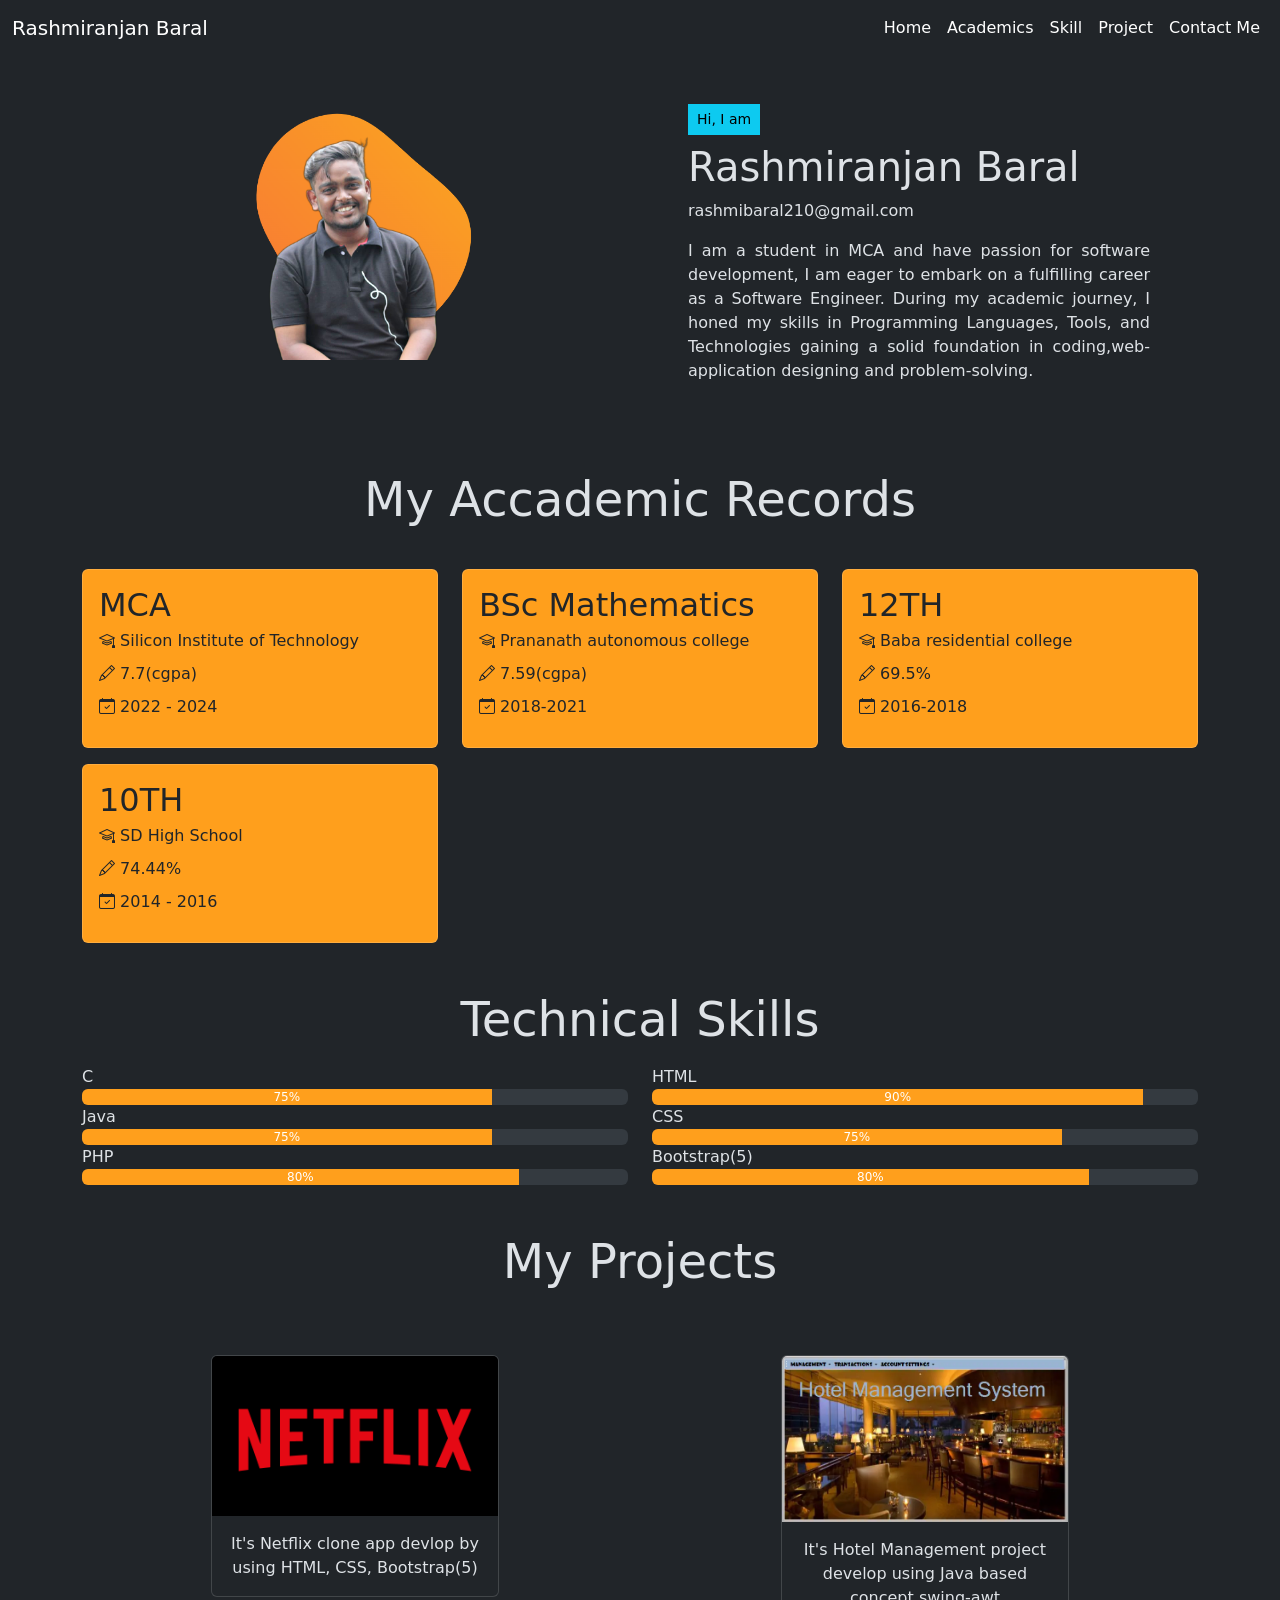
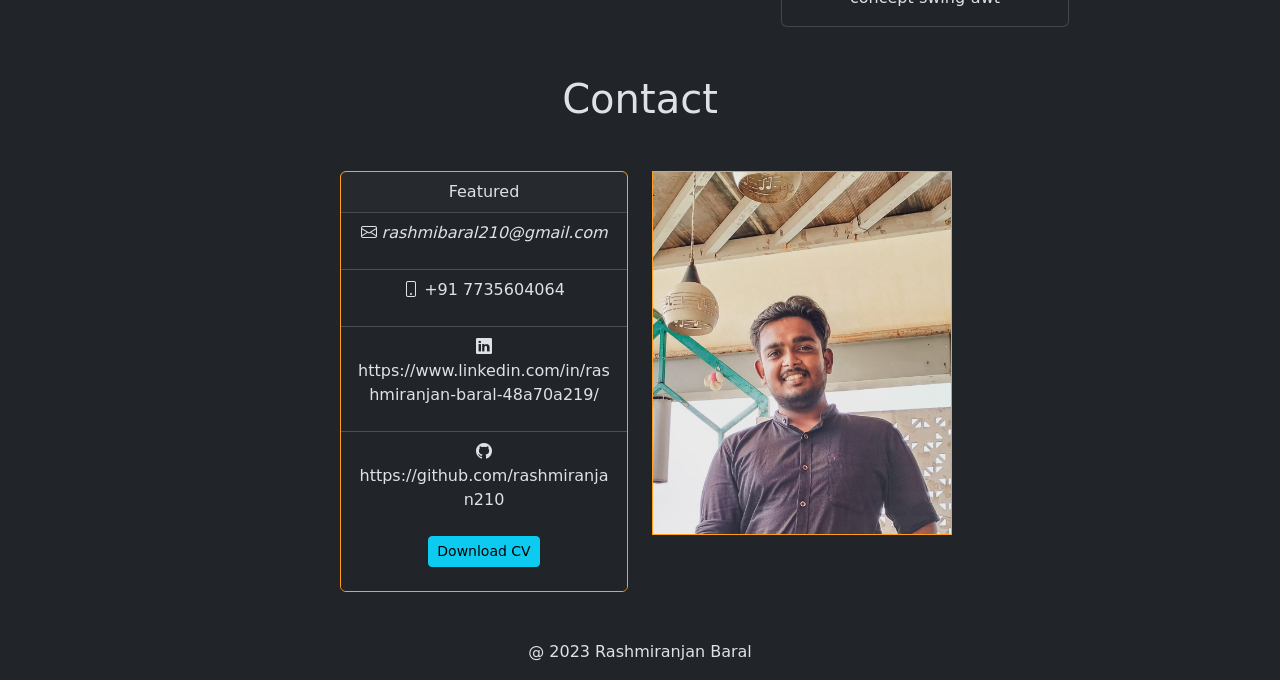
<file: portfolio-upload.html>
<!DOCTYPE html>
<html lang="en">
<head>
    <meta charset="UTF-8">
    <meta name="viewport" content="width=device-width, initial-scale=1.0">
    <title>22MMCB08 || Rashmiranjan Baral || 02</title>
    <link rel="stylesheet" href="https://cdn.jsdelivr.net/npm/bootstrap-icons@1.11.1/font/bootstrap-icons.css">
    <link href="https://cdn.jsdelivr.net/npm/bootstrap@5.3.2/dist/css/bootstrap.min.css" rel="stylesheet" integrity="sha384-T3c6CoIi6uLrA9TneNEoa7RxnatzjcDSCmG1MXxSR1GAsXEV/Dwwykc2MPK8M2HN" crossorigin="anonymous">
    <style>
      *{
        margin: 0;
        padding: 0;
        
        
      }
        .my-class{
            text-align: justify;
        }
        .me3-photo {
          background-image: url('./graph.png');
          background-size: cover;
          background-position: center;
      }
    </style>
</head>
<body data-bs-theme="dark">
    <nav class="navbar navbar-expand-lg navbar-dark bg-dark">
        <div class="container-fluid">
          <a class="navbar-brand">Rashmiranjan Baral</a>
          <button class="navbar-toggler" type="button" data-bs-toggle="collapse" data-bs-target="#navbarNav" aria-controls="navbarNav" aria-expanded="false" aria-label="Toggle navigation">
            <span class="navbar-toggler-icon"></span>
          </button>
          <div class="collapse navbar-collapse" id="navbarNav">
            <ul class="navbar-nav ms-auto">
              <li class="nav-item">
                <a class="nav-link active" aria-current="page" href="#home">Home</a>
              </li>
             
              <li class="nav-item">
                <a class="nav-link active" aria-current="page" href="#academic">Academics</a>
              </li>
              <li class="nav-item">
                <a class="nav-link active" aria-current="page" href="#skill">Skill</a>
              </li>
              <li class="nav-item">
                <a class="nav-link active" aria-current="page" href="#project">Project</a>
              </li>
              <li class="nav-item">
                <a class="nav-link active" aria-current="page" href="#contact">Contact Me</a>
              </li>
            </ul>
          </div>
        </div>
      </nav>
      <br>
      <div id="home" class="container">
        <div class="row">
          <div class="col-md-6 text-center new-class "><br>
            <img src="./me3.png" style="width:50%; position:relative; ; " class="me3-photo mx-auto" alt=""></div>
          <div class="col-md-6 ps-5"><br><button type="button" class="btn btn-sm btn-info rounded-0 mb-2">Hi, I am</button>
            <h1>Rashmiranjan Baral</h1>
            <p> rashmibaral210@gmail.com</p>
            <p style="text-align: justify;" class="me-5">I am a student in MCA and have passion for software development, I am eager to embark on a fulfilling career as a Software Engineer. During my academic journey, I honed my skills in Programming Languages, Tools, and Technologies gaining a solid foundation in  coding,web-application designing and problem-solving.</p>
          </div>
        </div>
      </div>
      <br>
      
      <h1 id="academic" class="text-center mt-5 display-5">My Accademic Records</h1>
      <div class="container text-start pt-3 lh-1 ">
                <div class="row ">
                  <div class="col-md-4 mt-3 " ><div class="card text-dark" style="background-color: #ff9f1c; ">
                    <div class="card-body ">
                        <h2>MCA</h2>
                        <p><i class="bi bi-mortarboard"></i> Silicon Institute of Technology</p>
                        <p><i class="bi bi-pencil"></i> 7.7(cgpa)</p>
                        <p><i class="bi bi-calendar-check"></i> 2022 - 2024</p> </p>
                    </div>
                 </div></div>
                  <div class="col-md-4 mt-3"><div class="card  text-dark"style="background-color: #ff9f1c; color:#fefae0;" >
                    <div class="card-body" >
                        <h2>BSc Mathematics</h2>
                        <p><i class="bi bi-mortarboard"></i> Prananath autonomous college</p>
                        <p><i class="bi bi-pencil"></i> 7.59(cgpa)</p>
                        <p><i class="bi bi-calendar-check"></i> 2018-2021</p> </p>
                    </div>
                 </div></div>
                  <div class="col-md-4 mt-3"><div class="card text-dark" style="background-color: #ff9f1c; color:#fefae0;">
                    <div class="card-body">
                        <h2>12TH</h2>
                        <p><i class="bi bi-mortarboard"></i> Baba residential college</p>
                        <p><i class="bi bi-pencil"></i> 69.5%</p>
                        <p><i class="bi bi-calendar-check"></i> 2016-2018</p> </p>
                    </div>
                 </div></div>
                  <div class="col-md-4 mt-3"><div class="card text-dark" style="background-color: #ff9f1c; color:#fefae0;" >
                    <div class="card-body">
                        <h2>10TH</h2>
                        <p><i class="bi bi-mortarboard"></i> SD High School</p>
                        <p><i class="bi bi-pencil"></i> 74.44%</p>
                        <p><i class="bi bi-calendar-check"></i> 2014 - 2016</p> </p>
                    </div>
                 </div></div>
                </div>
              </div>
              <h1 id="skill" class="mt-5 text-center display-5">Technical Skills</h1>
              <div class="container mt-3">
                <div class="row">
                  <div class="col-md-6">
                      <p class="mb-0">C</p>
                      <div class="progress" role="progressbar" aria-label="Example with label" aria-valuenow="25" aria-valuemin="0" aria-valuemax="100">
                        <div class="progress-bar" style="width: 75%; background-color:#ff9f1c ">75%</div>
                      </div>
                      <p class="mb-0">Java</p>
                      <div class="progress" role="progressbar" aria-label="Example with label" aria-valuenow="25" aria-valuemin="0" aria-valuemax="100">
                        <div class="progress-bar" style="width: 75%;background-color:#ff9f1c">75%</div>
                      </div>
                      <p class="mb-0">PHP</p>
                      <div class="progress" role="progressbar" aria-label="Example with label" aria-valuenow="25" aria-valuemin="0" aria-valuemax="100">
                        <div class="progress-bar" style="width: 80%;background-color:#ff9f1c">80%</div>
                      </div>
                  </div>
                  <div class="col-md-6">
                    <p class="mb-0">HTML</p>
                    <div class="progress" role="progressbar" aria-label="Example with label" aria-valuenow="25" aria-valuemin="0" aria-valuemax="100">
                        <div class="progress-bar" style="width: 90%;background-color:#ff9f1c">90%</div>
                      </div>
                      <p class="mb-0">CSS</p>
                      <div class="progress" role="progressbar" aria-label="Example with label" aria-valuenow="25" aria-valuemin="0" aria-valuemax="100">
                        <div class="progress-bar" style="width: 75%;background-color:#ff9f1c">75%</div>
                      </div>
                      <p class="mb-0">Bootstrap(5)</p>
                      <div class="progress" role="progressbar" aria-label="Example with label" aria-valuenow="25" aria-valuemin="0" aria-valuemax="100">
                        <div class="progress-bar" style="width: 80%;background-color:#ff9f1c">80%</div>
                      </div>
                  </div>
                </div>
              </div>
            <h1 id="project" class="mt-5 text-center display-5 mb-5">My Projects</h1>
            <div class="container text-center mt-5 ">
              <div class="row">
                <div class="col-md-6 mt-3">
                  <div class="card mx-auto " style="width: 18rem;">
                    <img src="./netflix.webp" class="card-img-top" alt="...">
                    <div class="card-body">
                      <p class="card-text">It's Netflix clone app devlop by using HTML, CSS, Bootstrap(5)</p>
                    </div>
                  </div>
                </div>
                <div class="col-md-6 mt-3">
                  <div class="card mx-auto" style="width: 18rem;">
                    <img src="./hm.webp" class="card-img-top" alt="...">
                    <div class="card-body">
                      <p class="card-text">It's Hotel Management project develop using Java based concept swing-awt</p>
                    </div>
                  </div>
                </div>
              </div>
            </div>
            <h1 class="text-center mt-5">Contact</h1>
            <div id="contact" class="container mt-5">
              <div class="row ">
                  <div class="col-md-6 ">
                    <div class="card mx-auto text-center float-md-end" style="width: 18rem; border: 1px solid #ff9f1c;  ">
                      <div class="card-header">
                        Featured
                      </div>
                      <ul class="list-group list-group-flush">
                        <li class="list-group-item"> <p><i class="bi bi-envelope"> rashmibaral210@gmail.com</i></p></li>
                        <li class="list-group-item"> <p><i class="bi bi-phone"></i> +91 7735604064</p></li>
                        <li class="list-group-item"><p><i class="bi bi-linkedin"></i> https://www.linkedin.com/in/rashmiranjan-baral-48a70a219/</p></li>
                        <li class="list-group-item">  <p><i class="bi bi-github"></i> https://github.com/rashmiranjan210<br><br><button type="button" class="btn btn-sm btn-info">Download CV</button></p></li>
                      </ul>
                    </div>
                  </div>
                  <div  class="col-6 d-none d-md-block"><img src="./me2.jpg" style="width:300px; border: 1px solid #ff9f1c; " alt=""></div>
              </div>
            </div>

      <p class="text-center mt-5">@ 2023 Rashmiranjan Baral</p>

      <script src="https://cdn.jsdelivr.net/npm/bootstrap@5.3.2/dist/js/bootstrap.bundle.min.js" integrity="sha384-C6RzsynM9kWDrMNeT87bh95OGNyZPhcTNXj1NW7RuBCsyN/o0jlpcV8Qyq46cDfL" crossorigin="anonymous"></script>
</body>
</html>
</file>
